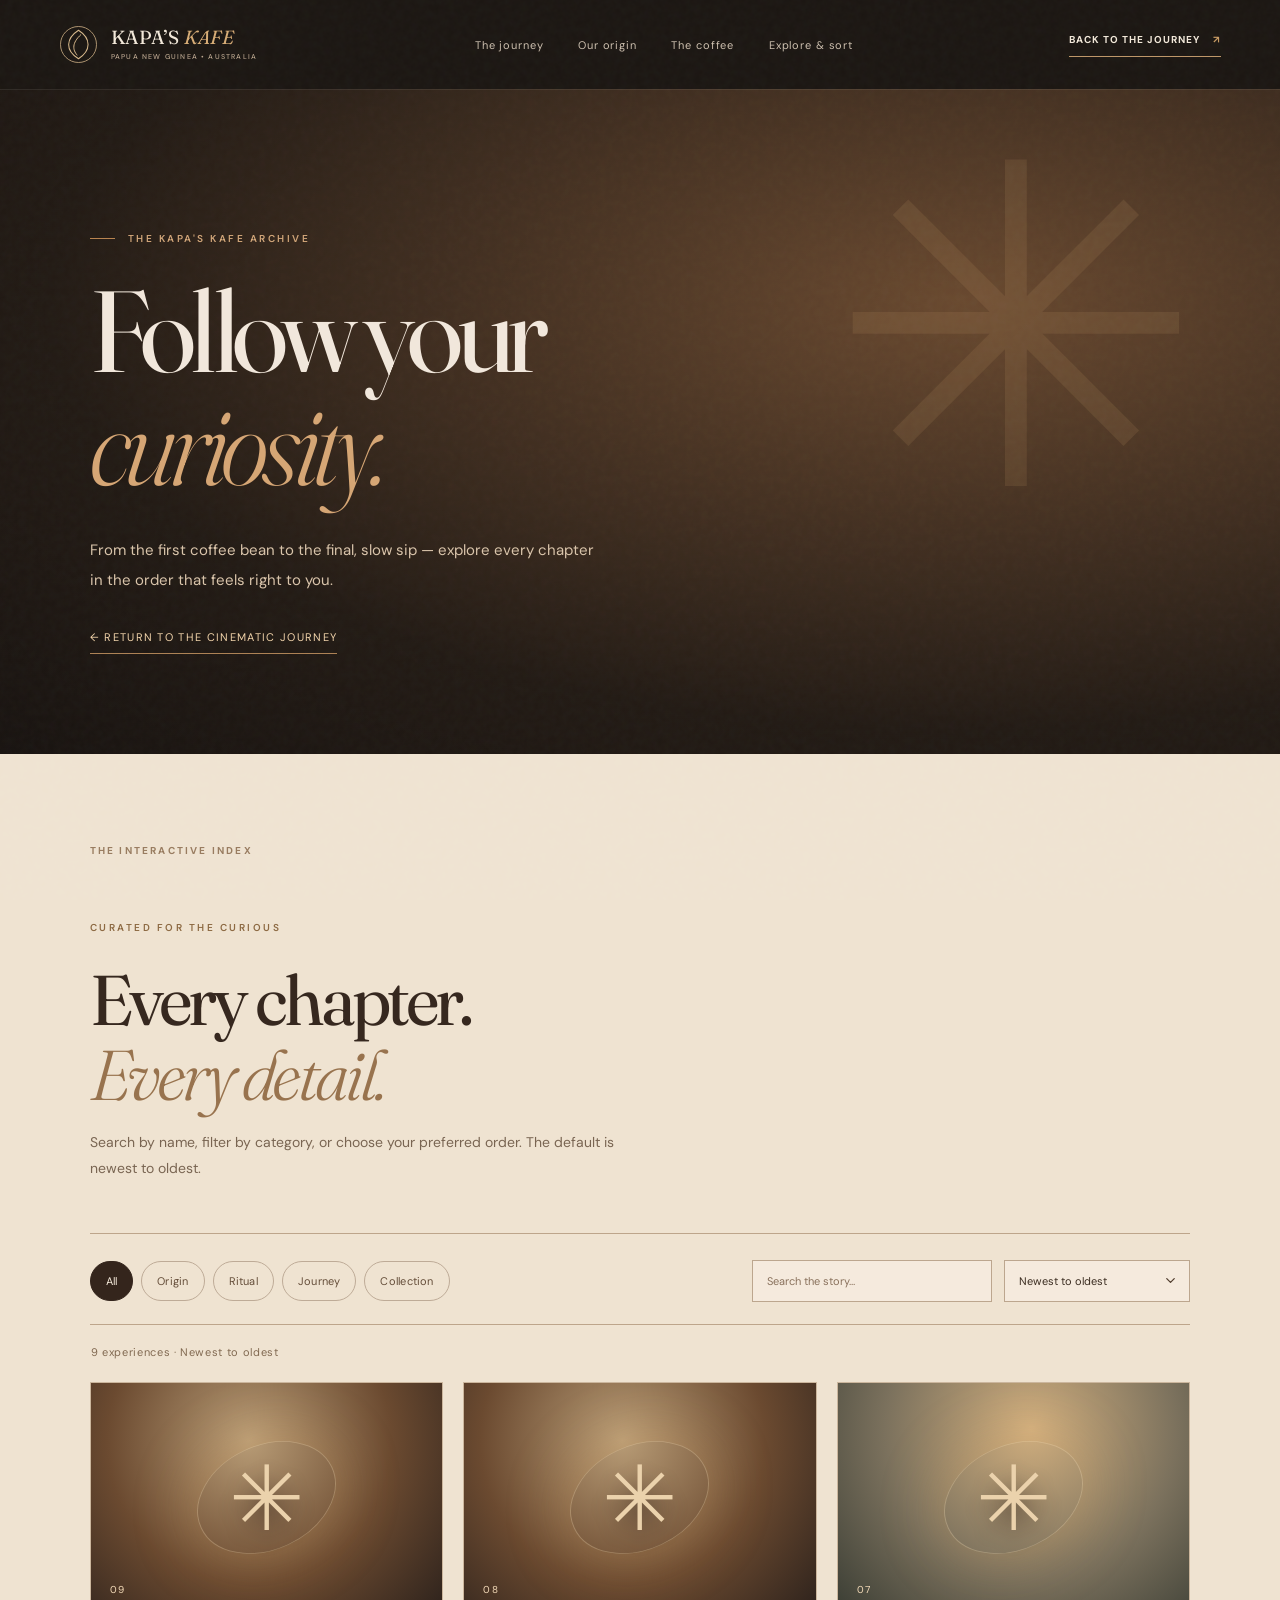
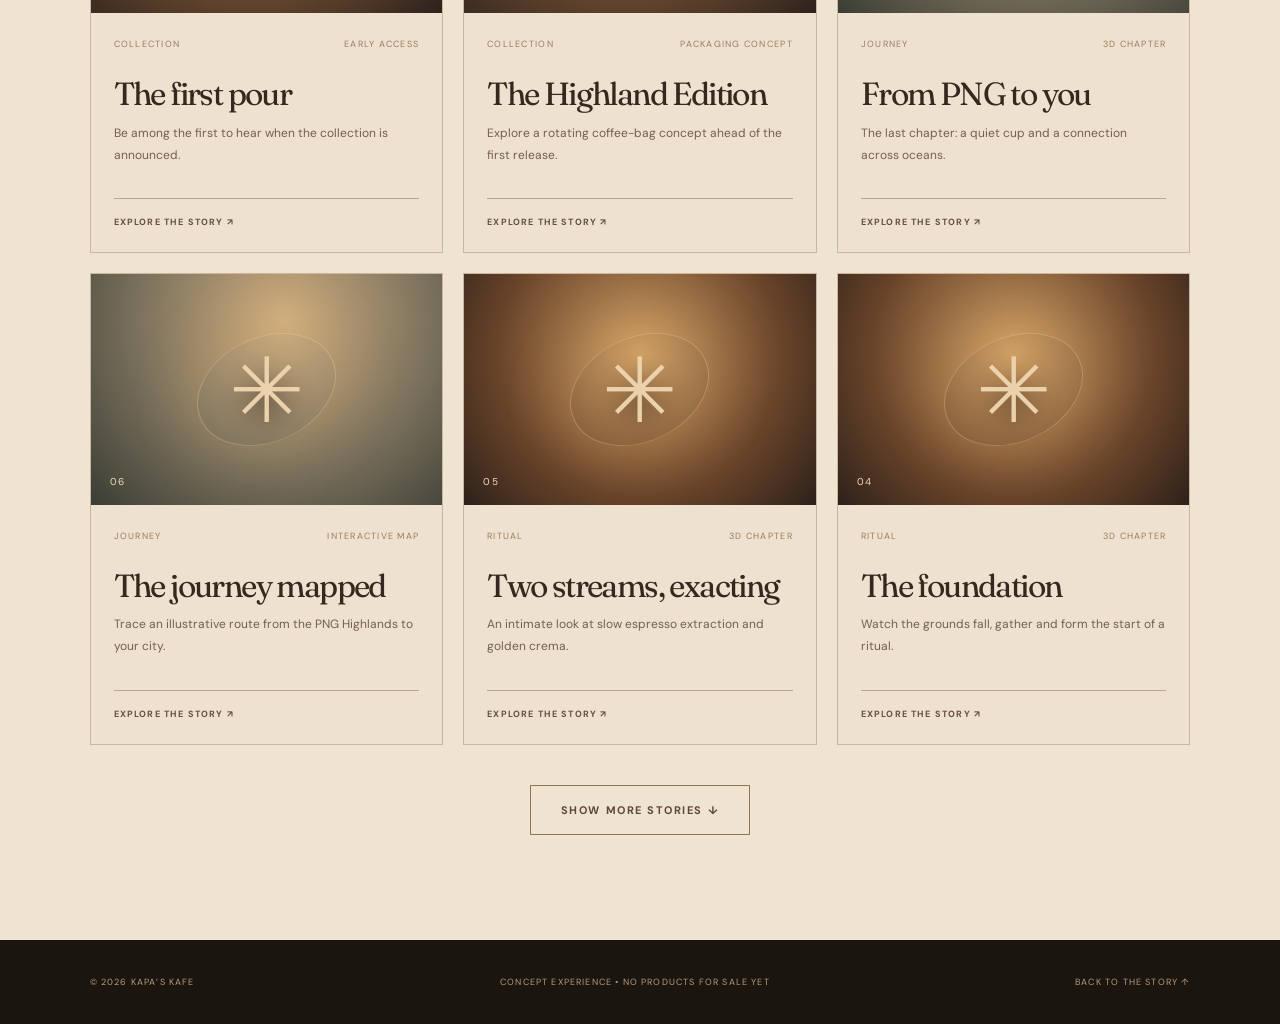
<file: explore.html>
<!doctype html>
<html lang="en-AU">
<head>
  <meta charset="utf-8">
  <meta name="viewport" content="width=device-width, initial-scale=1, viewport-fit=cover">
  <meta name="theme-color" content="#191511">
  <meta name="description" content="Explore Kapa's Kafe coffee storytelling, origin, brewing ritual and collection concepts. Filter and sort the newest experiences first.">
  <meta property="og:title" content="Explore the Story — Kapa's Kafe">
  <meta property="og:description" content="Discover and filter Kapa's Kafe origin, ritual, journey and collection experiences.">
  <meta property="og:type" content="website">
  <title>Explore the Story — Kapa's Kafe</title>
  <link rel="icon" href="./favicon.svg" type="image/svg+xml">
  <link rel="preconnect" href="https://fonts.googleapis.com">
  <link rel="preconnect" href="https://fonts.gstatic.com" crossorigin>
  <link href="https://fonts.googleapis.com/css2?family=DM+Sans:wght@300;400;500;600;700&family=Fraunces:opsz,wght,SOFT,WONK@9..144,300,30,1;9..144,400,30,1&display=swap" rel="stylesheet">
  <link rel="stylesheet" href="./styles.css">
  <link rel="stylesheet" href="./catalog.css">
  <script defer src="./catalog.js"></script>
</head>
<body class="explore-page">
  <a class="skip-link" href="#browse">Skip to explore</a>
  <div class="grain" aria-hidden="true"></div>
  <header class="site-header is-solid" id="top">
    <a href="./index.html" class="brand" aria-label="Kapa's Kafe homepage">
      <svg class="brand-mark" viewBox="0 0 52 52" aria-hidden="true"><circle cx="26" cy="26" r="24" fill="none" stroke="currentColor" stroke-width="1"/><path d="M26 7c-17 11-18 27 0 38C43 34 43 18 26 7Z" fill="none" stroke="currentColor" stroke-width="1.35"/><path d="M29 13C17 24 18 33 24 40" fill="none" stroke="currentColor" stroke-width="1.3" stroke-linecap="round"/></svg>
      <span>KAPA’S <strong>KAFE</strong><small>PAPUA NEW GUINEA • AUSTRALIA</small></span>
    </a>
    <nav class="desktop-nav" aria-label="Main navigation">
      <a href="./index.html#journey">The journey</a>
      <a href="./index.html#origin">Our origin</a>
      <a href="./index.html#collection">The coffee</a>
      <a href="#browse" aria-current="page">Explore & sort</a>
    </nav>
    <a href="./index.html" class="header-cta">BACK TO THE JOURNEY <span aria-hidden="true">↗</span></a>
  </header>
  <main>
    <section class="explore-hero" aria-labelledby="explore-title">
      <div class="explore-hero-inner">
        <p class="eyebrow"><span class="eyebrow-dash"></span> THE KAPA'S KAFE ARCHIVE</p>
        <h1 id="explore-title">Follow your<br><em>curiosity.</em></h1>
        <p>From the first coffee bean to the final, slow sip — explore every chapter in the order that feels right to you.</p>
        <a class="explore-back-link" href="./index.html#journey">← RETURN TO THE CINEMATIC JOURNEY</a>
      </div>
    </section>
    <section class="browse-section editorial-section" id="browse" aria-labelledby="browse-heading">
      <div class="section-number">THE INTERACTIVE INDEX</div>
      <div class="browse-intro">
        <div class="browse-intro-copy">
          <p class="eyebrow dark-eyebrow">CURATED FOR THE CURIOUS</p>
          <h2 id="browse-heading">Every chapter.<br><em>Every detail.</em></h2>
          <p>Search by name, filter by category, or choose your preferred order. The default is newest to oldest.</p>
        </div>
      </div>
      <div data-kapa-catalog data-explore-page="true" data-page-size="6" aria-label="Filter and sort all Kapa's Kafe experiences">
        <noscript><p>Interactive search and filters require JavaScript. You can still <a href="./index.html">view the story</a>.</p></noscript>
      </div>
    </section>
  </main>
  <footer class="site-footer">
    <span>© 2026 KAPA’S KAFE</span>
    <span>CONCEPT EXPERIENCE • NO PRODUCTS FOR SALE YET</span>
    <a href="./index.html">BACK TO THE STORY ↑</a>
  </footer>
</body>
</html>
</file>
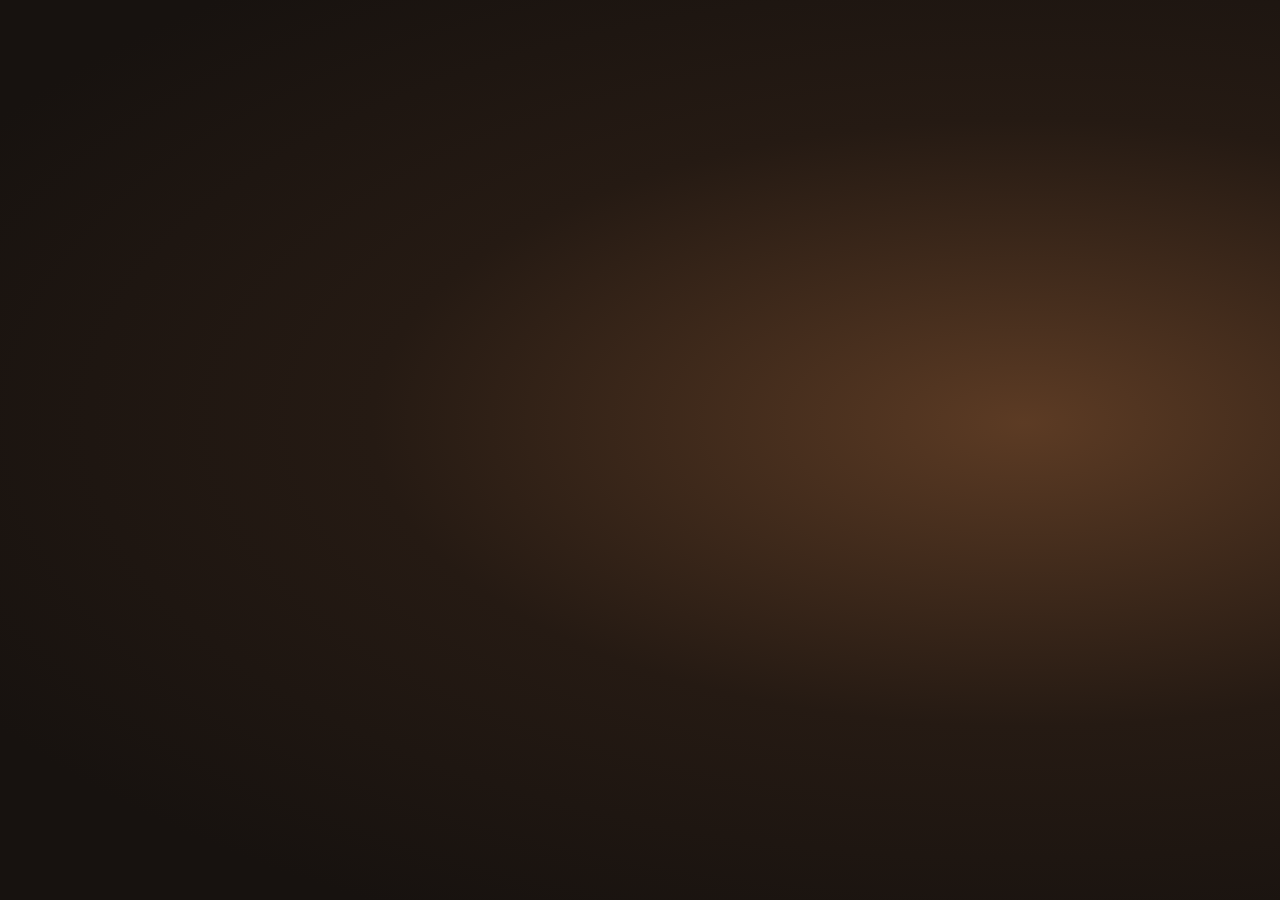
<file: thank-you.html>
<!doctype html><html lang="en-AU"><head><meta charset="utf-8"><meta name="viewport" content="width=device-width, initial-scale=1"><meta name="theme-color" content="#191511"><title>You're on the list — Kapa's Kafe</title><link rel="icon" href="./favicon.svg" type="image/svg+xml"><link rel="stylesheet" href="./styles.css"><style>.thanks{min-height:100svh;display:grid;place-items:center;text-align:center;padding:25px;background:radial-gradient(circle at center,#52321f,#191511 75%)}.thanks-inner{max-width:750px}.thanks h1{font-size:clamp(65px,10vw,130px);line-height:1;margin:35px 0}.thanks h1 em{color:#d4a36c}.thanks p{color:#d7baa0;line-height:1.8;font-size:15px}.thanks a{display:inline-block;padding:18px 22px;margin-top:30px;border:1px solid #bd9567;font-size:11px;letter-spacing:.12em}</style></head><body><main class="thanks"><div class="thanks-inner"><span class="eyebrow" style="justify-content:center">KAPA'S KAFE • FIRST POUR</span><h1>You're part<br><em>of the story.</em></h1><p>Thank you for your interest. We'll be in touch when Kapa's Kafe is ready to share its first collection.</p><a href="./index.html">BACK TO THE JOURNEY ↗</a></div></main></body></html>
</file>
<file: styles.css>
:root {
  --ink: #191511; --espresso: #281d16; --roast: #4a3324; --amber: #c69a62;
  --cream: #f2e8d9; --sand: #e8d8c3; --taupe: #bca88f; --forest: #667259;
  --sans: "DM Sans", system-ui, sans-serif; --serif: "Fraunces", Georgia, serif;
}
*,*::before,*::after {box-sizing:border-box}
html {scroll-behavior:smooth}
body {margin:0; background:var(--ink); color:var(--cream); font-family:var(--sans); font-weight:400; -webkit-font-smoothing:antialiased; overflow-x:hidden}
::selection {background:#c69a62;color:#21170e}
a {color:inherit;text-decoration:none}
button,input {font:inherit}
button {cursor:pointer}
button:focus-visible,a:focus-visible,input:focus-visible,.bag-wrap:focus-visible {outline:2px solid var(--amber);outline-offset:5px}
.skip-link {position:fixed;top:-60px;left:10px;z-index:100;background:#fff;color:#111;padding:12px}
.skip-link:focus {top:10px}
.visually-hidden {position:absolute;width:1px;height:1px;overflow:hidden;clip:rect(0,0,0,0);white-space:nowrap}
.honeypot {position:absolute;left:-9999px;opacity:0}
.grain {pointer-events:none;position:fixed;inset:0;z-index:65;opacity:.095;mix-blend-mode:screen;background-image:url("data:image/svg+xml,%3Csvg viewBox='0 0 180 180' xmlns='http://www.w3.org/2000/svg'%3E%3Cfilter id='n'%3E%3CfeTurbulence type='fractalNoise' baseFrequency='.69' numOctaves='3' stitchTiles='stitch'/%3E%3C/filter%3E%3Crect width='100%25' height='100%25' filter='url(%23n)' opacity='.35'/%3E%3C/svg%3E")}
.cursor-glow {width:260px;height:260px;background:radial-gradient(circle,rgba(210,153,88,.11),transparent 68%);position:fixed;top:0;left:0;transform:translate(-50%,-50%);pointer-events:none;z-index:55;opacity:0;transition:opacity .5s ease}
@media (hover:hover) and (pointer:fine){.cursor-glow{opacity:1}}
.load-curtain {position:fixed;inset:0;background:#1b1510;display:flex;align-items:center;justify-content:center;z-index:100;transition:opacity .8s ease,visibility .8s ease}
.load-curtain>span{font-family:var(--serif);letter-spacing:.25em;font-size:clamp(13px,2vw,18px);display:flex;align-items:center;gap:20px}
.load-line{display:inline-block;width:42px;height:1px;background:var(--amber);transform-origin:left;animation:loadGlow 1.2s ease-in-out infinite alternate}
body.ready .load-curtain{opacity:0;visibility:hidden}
@keyframes loadGlow {from{transform:scaleX(.2);opacity:.3}to{transform:scaleX(1);opacity:1}}
.site-header{position:fixed;inset:0 0 auto;z-index:60;display:flex;align-items:center;justify-content:space-between;padding:25px clamp(22px,4.6vw,88px);gap:30px;transition:background .3s ease,box-shadow .3s ease;color:var(--cream)}
.site-header.is-solid{background:rgba(24,20,16,.91);backdrop-filter:blur(18px);box-shadow:0 1px 0 rgba(255,255,255,.08)}
.brand{display:inline-flex;align-items:center;gap:13px;min-width:200px}
.brand-mark{width:39px;height:39px;flex:none;color:#d8b98b}
.brand span{font-family:var(--serif);letter-spacing:.025em;font-size:19px;line-height:.91}
.brand strong{font-weight:400;font-style:italic;color:#d7ac75}
.brand small{display:block;font-family:var(--sans);letter-spacing:.17em;font-weight:500;font-size:7px;margin-top:8px;white-space:nowrap;color:#baa58e}
.desktop-nav{display:flex;gap:clamp(20px,2.7vw,48px);font-size:11px;letter-spacing:.08em;color:#cdbfae}
.desktop-nav a,.site-footer a{transition:color .25s ease}
.desktop-nav a:hover,.site-footer a:hover{color:var(--amber)}
.header-cta{white-space:nowrap;padding-bottom:10px;border-bottom:1px solid #bd9567;letter-spacing:.1em;font-size:10px;font-weight:700;transition:color .25s ease}
.header-cta span{margin-left:10px;color:var(--amber)}
.header-cta:hover{color:var(--amber)}
.menu-toggle{display:none}
.mobile-menu{position:fixed;top:78px;left:0;right:0;z-index:59;padding:24px 30px 38px;background:#231b15;box-shadow:0 16px 30px #0004}
.mobile-menu:not([hidden]){display:flex;flex-direction:column;gap:23px}
.mobile-menu a{font-family:var(--serif);font-size:27px}
.chapter-tracker{position:fixed;right:clamp(18px,3vw,58px);top:50%;transform:translateY(-50%);z-index:48;display:flex;flex-direction:column;align-items:center;gap:16px;color:#e4c9a9;pointer-events:none;transition:opacity .5s ease}
.tracker-caption{writing-mode:vertical-rl;letter-spacing:.28em;font-size:9px}
.tracker-line{position:relative;width:1px;height:100px;background:#96765c75}
.tracker-line span{position:absolute;top:0;left:0;width:2px;height:0;background:#e6b47f;transition:height .15s ease}
#tracker-number{font-size:9px;letter-spacing:.12em;writing-mode:vertical-rl}
.scene-fixed{position:fixed;z-index:3;pointer-events:none;top:0;right:0;width:64vw;height:100vh;height:100svh;overflow:hidden;transition:opacity .6s ease}
#webgl-stage {width:100%;height:100%}
#webgl-stage canvas{display:block;width:100%;height:100%}
.scene-fallback{position:absolute;inset:0;display:flex;align-items:center;justify-content:center;z-index:-1;opacity:.7}
.fallback-bean{width:clamp(140px,21vw,370px);height:clamp(220px,32vw,520px);border-radius:52% 48% 45% 55% / 54% 44% 56% 46%;transform:rotate(39deg);background:radial-gradient(ellipse at 25% 30%,#ac754b 0%,#72452a 34%,#3b2116 80%);box-shadow:inset -26px -35px 45px #1d0f098c,0 40px 90px #0b060565}
.fallback-bean:after{content:"";position:absolute;top:13%;left:48%;height:74%;width:13%;border-left:8px solid #25130d;border-radius:50%;transform:rotate(-9deg)}
.fallback-orbit{position:absolute;width:55%;height:70%;border:1px solid #ca9a6534;border-radius:50%;transform:rotate(-30deg)}
.scene-caption{position:absolute;right:14%;bottom:11%;font-size:9px;letter-spacing:.3em;color:#caa57b;opacity:.8}
.story{position:relative;z-index:4}
.chapter{min-height:100vh;min-height:100svh;position:relative;display:flex;align-items:center;padding:100px clamp(28px,8.5vw,170px) 90px;isolation:isolate;overflow:hidden;background:radial-gradient(ellipse at 83% 47%,#53341d 0%,#211911 44%,#17120f 82%)}
.chapter:nth-child(2){background:radial-gradient(ellipse at 80% 45%,#4c3226 0%,#251b16 44%,#171411 85%)}
.chapter:nth-child(3){background:radial-gradient(ellipse at 76% 58%,#3e291d 0%,#211912 45%,#17120f 85%)}
.chapter:nth-child(4){background:radial-gradient(ellipse at 80% 52%,#523421 0%,#261a14 44%,#17120f 86%)}
.chapter:nth-child(5){background:radial-gradient(ellipse at 83% 50%,#644229 0%,#281c16 44%,#19140f 82%)}
.chapter::before{content:"";position:absolute;inset:0;pointer-events:none;background:linear-gradient(90deg,rgba(20,15,12,.45) 0%,rgba(20,15,12,.15) 45%,transparent 70%);z-index:0}
.chapter-atmosphere{position:absolute;inset:0;pointer-events:none}
.haze-one{background:radial-gradient(circle at 82% 38%,#b5823f20,transparent 38%)}
.chapter-content{position:relative;z-index:5;width:min(630px,49%);padding-bottom:20px}
.eyebrow{display:flex;gap:13px;align-items:center;font-size:10px;letter-spacing:.25em;font-weight:600;color:#d1a578;line-height:1.7;margin:0 0 27px}
.eyebrow-dash{height:1px;width:25px;background:#b8834e;flex:none}
h1,h2,h3,p{margin-top:0}
h1,h2,h3{font-family:var(--serif);font-weight:400;letter-spacing:-.055em}
.chapter h1,.chapter h2{font-size:clamp(54px,6.65vw,120px);line-height:1.02;margin-bottom:32px}
h1 em,h2 em,h3 em{font-weight:300;color:#d4a36c}
.chapter-description{max-width:430px;font-size:clamp(13px,1.1vw,16px);line-height:2;color:#c8b7a3;font-weight:300}
.text-link{display:inline-flex;gap:34px;align-items:center;font-size:11px;font-weight:700;letter-spacing:.13em;margin-top:32px;border-bottom:1px solid #9b7554;padding-bottom:14px;transition:color .3s,border-color .3s}
.text-link:hover{color:var(--amber);border-color:var(--amber)}
.text-link span{font-size:18px;font-weight:300}
.chapter-bottom{position:absolute;z-index:6;bottom:35px;left:clamp(28px,8.5vw,170px);right:clamp(28px,8.5vw,170px);display:flex;align-items:center;justify-content:space-between;gap:20px;letter-spacing:.16em;font-size:9px;color:#ad9179}
.scroll-cue{animation:scrollBreathe 3s ease-in-out infinite}
@keyframes scrollBreathe{50%{opacity:.35;transform:translateY(3px)}}
.giant-outline-word{position:absolute;z-index:-1;bottom:6%;left:3%;font-family:var(--serif);font-size:19vw;line-height:.8;letter-spacing:-.07em;opacity:.08;color:transparent;-webkit-text-stroke:1px #e8b37f}
.sensory-notes{display:flex;align-items:center;flex-wrap:wrap;gap:14px;margin-top:42px;letter-spacing:.11em;font-size:9px;color:#d9b994}
.sensory-notes i{height:2px;width:2px;border-radius:50%;background:#d9b994}
.ornament-quote{display:block;margin-top:45px;font-family:var(--serif);font-size:17px;font-style:italic;color:#bd9061}
.extraction-metadata{display:flex;gap:46px;margin-top:34px}
.extraction-metadata div{display:flex;flex-direction:column;gap:9px}
.extraction-metadata small{font-size:9px;letter-spacing:.19em;color:#bb9471}
.extraction-metadata span{font-family:var(--serif);font-size:18px;color:#e6d2b7}
.editorial-section{background:var(--cream);color:#32291e;position:relative;z-index:8;padding:105px clamp(28px,7vw,140px)}
.section-number{font-size:10px;letter-spacing:.22em;font-weight:700;color:#977a5e;margin-bottom:62px}
.origin{background:#e8dbc8}
.origin-grid{display:grid;grid-template-columns:1.03fr .97fr;gap:clamp(35px,8vw,155px);align-items:center}
.origin-illustration{height:min(65vw,610px);min-height:470px;position:relative;overflow:hidden;background:linear-gradient(#857f62 0%,#c0a177 44%,#8e7254 68%,#3b493b 100%);box-shadow:20px 24px 50px #322c2024}
.sun{width:240px;height:240px;border-radius:50%;position:absolute;top:12%;left:32%;background:#f5d5a4;filter:blur(2px);box-shadow:0 0 95px 40px #e8c28d7a}
.mountain{position:absolute;bottom:0;width:130%;left:-15%;height:60%;clip-path:polygon(0 76%,12% 62%,25% 67%,40% 27%,55% 52%,68% 10%,83% 55%,100% 30%,100% 100%,0 100%)}
.mountain-back{background:#56644f;opacity:.56;bottom:8%;filter:blur(5px)}
.mountain-mid{background:#465746;bottom:-6%;left:-30%;transform:scale(1.06);opacity:.76}
.mountain-front{background:#2c3931;bottom:-27%;transform:scale(1.32);filter:blur(2px)}
.origin-stamp{position:absolute;top:7%;left:7%;font-family:var(--serif);font-size:13px;line-height:1.6;letter-spacing:.12em;color:#fbecda}
.illustration-caption{position:absolute;bottom:22px;left:25px;right:25px;font-size:9px;letter-spacing:.14em;color:#eee4d3}
.origin-copy{max-width:550px}
.dark-eyebrow{color:#8d6a43}
.origin-copy h2,.route-head h2,.collection-head h2{font-size:clamp(49px,5.3vw,94px);line-height:1.09;margin-bottom:38px}
.origin-copy h2 em,.route-head h2 em,.collection-head h2 em,.collection-details h3 em{color:#956f4c}
.origin-copy p:not(.eyebrow){font-size:15px;line-height:2;color:#675747;max-width:485px}
.origin-note{display:flex;align-items:flex-start;gap:20px;padding-top:25px;margin-top:35px;border-top:1px solid #b69e857a;font-size:12px;line-height:1.9;color:#75634f}
.note-symbol{font-size:25px;color:#946f46}
.route-section{background:#f2e8d9;padding-bottom:125px}
.route-head{display:flex;align-items:end;justify-content:space-between;gap:40px}
.route-head h2{margin-bottom:0}
.route-city-picker{width:min(270px,100%);padding-bottom:14px}
.route-city-picker label{font-size:9px;font-weight:700;letter-spacing:.18em;color:#866b50}
.city-field{display:flex;align-items:center;justify-content:space-between;border-bottom:1px solid #a28a71;margin-top:12px}
.city-field input{border:0;background:transparent;width:100%;color:#382a1b;padding:11px 0;outline:none}
.city-field input::placeholder{color:#8e857b}
.city-field button{border:0;background:none;color:#866341;font-size:26px;padding:0 8px}
.route-map{height:440px;position:relative;overflow:hidden;background:#e5d6c3;margin-top:60px;border:1px solid #cebaa2}
.route-grid{position:absolute;inset:0;background-image:linear-gradient(to right,#9b80651f 1px,transparent 1px),linear-gradient(to bottom,#9b80651f 1px,transparent 1px);background-size:50px 50px;mask-image:linear-gradient(90deg,transparent,black 12%,black 88%,transparent)}
.route-map svg{position:absolute;inset:0;width:100%;height:100%;overflow:visible}
#route-line{stroke-dasharray:900;stroke-dashoffset:900}
.map-origin-marker,.map-dest-marker{position:absolute;display:flex;flex-direction:column;gap:7px;top:58%;left:10%}
.map-dest-marker{left:auto;right:9%;top:63%;text-align:right}
.map-origin-marker span,.map-dest-marker span{font-size:9px;letter-spacing:.18em;color:#9b7756}
.map-origin-marker strong,.map-dest-marker strong{font-family:var(--serif);font-weight:500;font-size:clamp(18px,2vw,30px)}
.map-origin-marker small,.map-dest-marker small{font-size:9px;letter-spacing:.12em;color:#97836e}
.route-steps{position:absolute;bottom:22px;left:4%;right:4%;display:flex;justify-content:space-between;gap:10px;padding-top:15px;border-top:1px solid #baa58e;letter-spacing:.05em;color:#a78669;font-size:10px}
.route-steps b{font-weight:500;color:#4a3a2d;margin-left:8px}
.route-disclaimer{color:#7e6a56;font-size:11px;margin-top:18px;line-height:1.6}
.collection{background:#e9decf}
.collection-head{max-width:720px}
.collection-head h2{margin-bottom:25px}
.collection-head>p:last-child{line-height:1.9;max-width:490px;color:#695849;font-size:15px}
.collection-grid{margin-top:60px;display:grid;grid-template-columns:1.14fr .86fr;align-items:stretch;background:#e2d3bd}
.package-display{min-height:670px;display:flex;align-items:center;justify-content:center;position:relative;overflow:hidden;background:radial-gradient(circle at 47% 42%,#d0b795,#a0876b 57%,#695443 100%)}
.package-light{position:absolute;width:480px;height:480px;top:5%;left:10%;background:radial-gradient(circle,#f3dfb179,transparent 70%);filter:blur(20px)}
.bag-wrap{transform-style:preserve-3d;perspective:850px;position:relative;z-index:2;transition:transform .25s ease-out;outline-offset:14px}
.coffee-bag{height:420px;width:255px;position:relative;transform:rotate(-7deg);filter:drop-shadow(40px 38px 30px #26170f66)}
.bag-face{position:absolute;inset:0;border-radius:13px 13px 17px 16px;display:flex;align-items:center;flex-direction:column;justify-content:flex-start;background:linear-gradient(105deg,#38271e 0%,#654a35 28%,#443025 76%,#271d16 100%);box-shadow:inset 18px 0 19px #1d140f77,inset -13px 0 20px #150d0a7d;border:1px solid #8c765a54;color:#efdfc5;padding:55px 14px 20px;overflow:hidden}
.bag-face:before{content:"";position:absolute;inset:0;background:repeating-linear-gradient(90deg,transparent 0,transparent 4px,#fff2 4.5px,transparent 5px);opacity:.045}
.bag-overline{font-size:9px;letter-spacing:.26em;z-index:1}
.bag-emblem{font-size:33px;color:#c7a679;z-index:1;margin:40px 0 20px}
.bag-title{font-family:var(--serif);font-size:49px;letter-spacing:-.05em;line-height:.88;text-align:center;z-index:1}
.bag-title em{font-weight:300;color:#caa06d}
.bag-rule{width:35px;height:1px;background:#ba976c;margin-top:21px}
.bag-sub{font-size:8px;letter-spacing:.18em;margin-top:17px}
.bag-weight{position:absolute;bottom:20px;font-size:7px;letter-spacing:.09em;color:#c7a68b}
.bag-top{position:absolute;left:5px;right:5px;top:-25px;height:40px;transform:skewX(-4deg);background:linear-gradient(#503b2a,#281d17);clip-path:polygon(5% 100%,0 22%,18% 0,83% 0,100% 25%,96% 100%);box-shadow:0 2px 8px #0003}
.bag-side{position:absolute;right:-12px;top:2px;width:22px;height:410px;background:linear-gradient(90deg,#1c140f,#5b4737);clip-path:polygon(0 0,100% 4%,75% 97%,0 100%);z-index:-1}
.bag-bottom{position:absolute;left:5px;right:5px;bottom:-11px;height:19px;border-radius:50%;background:#261c16;z-index:-1}
.package-ground{position:absolute;bottom:14%;left:15%;width:70%;height:9%;border-radius:50%;background:#2b211f55;filter:blur(30px)}
.package-index,.package-hint{position:absolute;bottom:26px;left:26px;font-size:9px;letter-spacing:.13em;color:#e8d8bd}
.package-hint{left:auto;right:26px}
.collection-details{padding:clamp(35px,5.2vw,100px);display:flex;flex-direction:column;justify-content:center}
.collection-status{display:flex;align-items:center;gap:9px;font-size:9px;letter-spacing:.1em;font-weight:700;color:#8f765d;margin-bottom:35px}
.status-dot{width:7px;height:7px;border-radius:100%;background:#9d7851}
.collection-details h3{font-size:clamp(44px,4vw,75px);line-height:1.04;margin-bottom:28px}
.collection-details>p{font-size:14px;line-height:1.9;color:#796755}
.detail-row{display:flex;gap:15px;justify-content:space-between;border-top:1px solid #b59d8180;padding:17px 0;font-size:11px}
.detail-row span{color:#95806b;letter-spacing:.08em}
.detail-row strong{font-weight:500;text-align:right;color:#4d3e2f}
.solid-button{margin-top:34px;display:flex;align-items:center;justify-content:space-between;gap:35px;padding:21px 23px;background:#3c2a20;color:#fff0dd;font-size:11px;letter-spacing:.14em;font-weight:700;transition:background .2s,transform .2s}
.solid-button:hover{background:#65482f;transform:translateY(-2px)}
.solid-button span{font-size:20px;font-weight:300}
.small-note{font-size:11px!important;margin-top:19px}
.closing{background:radial-gradient(ellipse at 50% 45%,#4b2c1b 0%,#231a14 50%,#15110e 100%);position:relative;min-height:100vh;min-height:100svh;padding:100px 35px 32px;display:flex;align-items:center;justify-content:center;flex-direction:column;text-align:center;overflow:hidden}
.closing-halo{position:absolute;top:-200px;left:50%;width:730px;height:650px;border:1px solid #cda57533;transform:translateX(-50%) rotate(-18deg);border-radius:50%;box-shadow:0 0 140px #cda5751a,inset 0 0 140px #cda5750a}
.closing-halo:after{content:"";position:absolute;inset:55px;border:1px solid #cda5751c;border-radius:50%}
.closing-inner{max-width:830px;position:relative;z-index:1;margin:auto;display:flex;align-items:center;flex-direction:column}
.closing-star{font-size:50px;color:#c7a170;margin-bottom:28px;animation:starRotate 26s linear infinite}
@keyframes starRotate{to{transform:rotate(360deg)}}
.closing-eyebrow{justify-content:center;margin-bottom:25px}
.closing h2{font-size:clamp(92px,12vw,200px);line-height:.84;margin-bottom:33px}
.closing h2 em{color:#deb180}
.closing-inner>p:not(.eyebrow){font-size:15px;line-height:1.8;color:#cab39a;max-width:440px}
#waitlist-form{margin-top:37px;width:min(560px,100%)}
.email-row{display:flex;align-items:stretch;border-bottom:1px solid #b28c66}
.email-row input{flex:1;min-width:0;background:none;border:none;color:#fff5e8;outline:0;padding:17px 5px}
.email-row input::placeholder{color:#b1a08b}
.email-row button{border:0;background:none;color:#e4ba84;letter-spacing:.12em;font-size:10px;font-weight:700;padding:12px 0 12px 18px;text-align:right;white-space:nowrap}
.email-row button:hover{color:#fff}
.form-privacy{text-align:left;color:#958271;font-size:10px;margin:10px 0 0}
.order-now-link{margin-top:50px;font-size:11px;letter-spacing:.17em;font-weight:700;border:1px solid #b98e61;padding:18px 36px;transition:background .2s}
.order-now-link:hover{background:#b98e61;color:#1e160f}
.order-context{margin-top:12px;font-size:10px;color:#a68b70}
.site-footer{z-index:1;position:relative;width:100%;display:flex;justify-content:space-between;align-items:center;gap:20px;font-size:9px;letter-spacing:.13em;color:#a88c71;padding-top:70px}
.no-webgl .scene-fallback{z-index:1}
@media(max-width:1050px){
 .desktop-nav{display:none}
 .chapter-content{width:54%}
 .chapter h1,.chapter h2{font-size:clamp(55px,7vw,90px)}
 .scene-fixed{width:65vw}
 .origin-grid{gap:55px}
 .editorial-section{padding-left:5vw;padding-right:5vw}
}
@media(max-width:700px){
 .site-header{padding:18px 22px}
 .brand{min-width:0}
 .brand-mark{width:34px;height:34px}
 .brand span{font-size:16px}
 .brand small{font-size:6px}
 .header-cta{display:none}
 .menu-toggle{display:flex;width:35px;height:30px;flex-direction:column;justify-content:center;gap:7px;border:0;background:transparent}
 .menu-toggle span{display:block;height:1px;width:30px;background:var(--cream)}
 .chapter-tracker{right:15px;top:38%;gap:10px}
 .tracker-caption{font-size:7px}
 .tracker-line{height:75px}
 #tracker-number{font-size:8px}
 .scene-fixed{width:100vw;height:65svh;top:2svh}
 .scene-caption{right:18%;bottom:12%;font-size:7px}
 .chapter{min-height:100svh;align-items:flex-end;padding:80px 28px 90px;background:radial-gradient(circle at 50% 24%,#614125,#201711 70%)}
 .chapter:nth-child(2),.chapter:nth-child(3),.chapter:nth-child(4),.chapter:nth-child(5){background:radial-gradient(circle at 50% 26%,#513621,#1b1511 70%)}
 .chapter::before{background:linear-gradient(to top,#17120fe8 0%,#17120f7c 46%,transparent 73%)}
 .chapter-content{width:100%;padding-bottom:0}
 .chapter h1,.chapter h2{font-size:clamp(53px,12.3vw,78px);line-height:.98;margin-bottom:16px;max-width:600px}
 .eyebrow{font-size:8px;letter-spacing:.19em;margin-bottom:15px}
 .eyebrow-dash{width:18px}
 .chapter-description{max-width:460px;font-size:12px;line-height:1.8;margin-bottom:0}
 .text-link{margin-top:20px;font-size:9px;padding-bottom:10px}
 .chapter-bottom{left:28px;right:28px;bottom:27px;font-size:8px}
 .chapter-bottom span:last-child{display:none}
 .sensory-notes{font-size:8px;margin-top:20px}
 .ornament-quote{font-size:12px;margin-top:24px}
 .extraction-metadata{margin-top:20px;gap:20px}
 .extraction-metadata span{font-size:14px}
 .giant-outline-word{display:none}
 .editorial-section{padding:70px 25px}
 .section-number{margin-bottom:35px}
 .origin-grid{grid-template-columns:1fr;gap:50px}
 .origin-illustration{height:470px;min-height:0}
 .origin-copy h2,.route-head h2,.collection-head h2{font-size:clamp(45px,10vw,65px);margin-bottom:25px}
 .origin-copy p:not(.eyebrow){font-size:13px}
 .route-head{align-items:stretch;flex-direction:column;gap:32px}
 .route-city-picker{width:100%}
 .route-map{height:390px;margin-top:35px}
 .map-origin-marker{top:56%;left:6%}
 .map-dest-marker{right:6%;top:62%}
 .map-origin-marker strong,.map-dest-marker strong{font-size:16px}
 .map-origin-marker span,.map-dest-marker span{font-size:7px}
 .map-origin-marker small,.map-dest-marker small{font-size:7px}
 .route-steps{bottom:14px;flex-wrap:wrap;gap:8px;font-size:8px}
 .route-steps b{margin-left:4px}
 .collection-grid{grid-template-columns:1fr;margin-top:38px}
 .collection-head>p:last-child{font-size:13px}
 .package-display{min-height:530px}
 .coffee-bag{transform:scale(.82) rotate(-7deg)}
 .collection-details{padding:45px 32px 55px}
 .collection-details h3{font-size:52px}
 .closing{padding:100px 25px 28px}
 .closing h2{font-size:clamp(88px,20vw,140px)}
 .closing-inner>p:not(.eyebrow){font-size:13px}
 .email-row{flex-wrap:wrap}
 .email-row input{min-width:100%;border-bottom:1px solid #a4815c45}
 .email-row button{width:100%;text-align:center;padding:17px 0}
 .site-footer{flex-wrap:wrap;justify-content:center;text-align:center;font-size:8px}
}
@media(max-width:380px){.chapter h1,.chapter h2{font-size:49px}.chapter-description{font-size:11px}.site-header{padding:15px}.eyebrow{font-size:7px}}
@media(prefers-reduced-motion:reduce){
 *,*::before,*::after{scroll-behavior:auto!important;animation-duration:.01ms!important;animation-iteration-count:1!important;transition-duration:.01ms!important}
 .cursor-glow,.load-curtain{display:none!important}
 #route-line{stroke-dashoffset:0}
}


/* Keep chapter surfaces transparent so the persistent WebGL canvas,
   which lives below the story's text, remains visible throughout scrolling. */
body::before {
  content: "";
  position: fixed;
  inset: 0;
  z-index: 0;
  pointer-events: none;
  background: radial-gradient(ellipse at 80% 47%, #5c3b24 0%, #251a13 45%, #17120f 84%);
}
.chapter,
.chapter:nth-child(2),
.chapter:nth-child(3),
.chapter:nth-child(4),
.chapter:nth-child(5) {
  background: transparent;
}
</file>
<file: catalog.css>
/* KAPA'S KAFE — shared, responsive discovery + sorting controls */
.browse-section { background: #efe3d1; color: #36281f; }
.browse-intro { display:flex;justify-content:space-between;align-items:end;gap:36px;margin-bottom:38px; }
.browse-intro-copy { max-width:650px; }
.browse-intro h2 { margin:0 0 18px;font-size:clamp(48px,5.5vw,96px);line-height:1.06; }
.browse-intro h2 em { color:#98734e; }
.browse-intro p:last-child { color:#796552;line-height:1.8;font-size:14px;max-width:550px; }
.browse-lead-link {display:inline-flex;align-items:center;white-space:nowrap;gap:18px;border-bottom:1px solid #9d7754;padding-bottom:11px;font-weight:600;font-size:10px;letter-spacing:.12em;transition:color .2s ease;}
.browse-lead-link:hover{color:#a9783b;}
.catalog-controls{display:flex;justify-content:space-between;align-items:center;flex-wrap:wrap;gap:22px;padding:26px 0 22px;border-top:1px solid #bda58b;border-bottom:1px solid #bda58b}
.catalog-filters{display:flex;gap:8px;align-items:center;flex-wrap:wrap;margin:0;border:0;padding:0}
.catalog-filter{background:transparent;border:1px solid #beab97;color:#644d39;padding:11px 15px;border-radius:100px;font-size:11px;letter-spacing:.02em;transition:color .2s,background .2s,border-color .2s;min-height:40px}
.catalog-filter:hover{background:#e6d5c1}
.catalog-filter.is-active{background:#34251c;border-color:#34251c;color:#f7ecdc}
.catalog-tools{display:flex;align-items:center;gap:12px;margin-left:auto}
.catalog-search,.catalog-sort{appearance:none;-webkit-appearance:none;font:inherit;color:#3b2d21;font-size:11px;border:1px solid #bca68e;border-radius:0;background:#f5eadd;padding:13px 14px;min-height:42px}
.catalog-search{width:min(240px,31vw);}
.catalog-search::placeholder{color:#89715c}
.catalog-sort{width:186px;padding-right:33px;background-image:url("data:image/svg+xml,%3Csvg xmlns='http://www.w3.org/2000/svg' width='15' height='15' viewBox='0 0 24 24'%3E%3Cpath fill='none' stroke='%23513d2e' stroke-linecap='round' stroke-linejoin='round' stroke-width='2' d='m6 9 6 6 6-6'/%3E%3C/svg%3E");background-repeat:no-repeat;background-position:right 11px center}
.catalog-result-row{display:flex;gap:24px;justify-content:space-between;align-items:center;padding:20px 1px 23px}
.catalog-result-count{font-size:11px;letter-spacing:.06em;color:#816951}
.catalog-reset{border:0;background:transparent;font-size:11px;letter-spacing:.06em;color:#755638;border-bottom:1px solid #977657;padding:0 0 5px}
.catalog-reset[hidden],.catalog-empty[hidden],.catalog-load-wrap[hidden]{display:none!important}
.catalog-grid{display:grid;grid-template-columns:repeat(3,minmax(0,1fr));gap:20px;align-items:stretch}
.catalog-card{display:flex;flex-direction:column;border:1px solid #cbb69d;min-width:0;background:#eee1cf;transition:transform .3s ease,box-shadow .3s ease,border-color .3s ease}
.catalog-card:hover{transform:translateY(-5px);box-shadow:0 18px 30px #38261917;border-color:#ad8c68}
.catalog-card-art{height:clamp(155px,18vw,250px);overflow:hidden;display:grid;place-items:center;position:relative;background:radial-gradient(circle at 50% 40%,#a17c52,#4e3829 72%,#2a201b);}
.catalog-card[data-tone="origin"] .catalog-card-art{background:radial-gradient(circle at 48% 32%,#a7a484,#56684f 60%,#2a3834)}
.catalog-card[data-tone="ritual"] .catalog-card-art{background:radial-gradient(circle at 50% 35%,#d0a166,#684329 62%,#2d211a)}
.catalog-card[data-tone="journey"] .catalog-card-art{background:radial-gradient(circle at 55% 20%,#d0ae7e,#7b715d 55%,#3a3d34)}
.catalog-card[data-tone="collection"] .catalog-card-art{background:radial-gradient(circle at 45% 25%,#b89c76,#6b4a30 55%,#2d221c)}
.catalog-art-halo{position:absolute;width:145px;height:145px;border-radius:50%;border:1px solid #ffe5bc48;box-shadow:0 0 80px 0 #f7b76940;transform:rotate(-25deg) scaleY(.72)}
.catalog-card:hover .catalog-art-halo{transform:rotate(10deg) scaleY(.78);transition:transform .7s ease}
.catalog-art-symbol{font-family:var(--serif);font-size:clamp(55px,7vw,90px);font-weight:300;color:#ebd2ac;line-height:1;filter:drop-shadow(0 10px 9px #24171270)}
.catalog-art-number{position:absolute;bottom:17px;left:19px;color:#f4dbb9;font-size:10px;letter-spacing:.14em}
.catalog-card-copy{padding:25px 23px 24px;display:flex;flex-direction:column;flex:1}
.catalog-card-meta{display:flex;justify-content:space-between;gap:14px;align-items:center;font-size:9px;text-transform:uppercase;letter-spacing:.14em;color:#997c5f}
.catalog-card-meta span:last-child{text-align:right}
.catalog-card h3{font-size:clamp(27px,2.5vw,43px);line-height:1.12;margin:26px 0 11px;letter-spacing:-.05em}
.catalog-card p{font-size:12px;line-height:1.8;color:#765f4a;margin-bottom:32px}
.catalog-card-link{border-top:1px solid #bea68d;padding-top:17px;font-weight:700;letter-spacing:.13em;font-size:9px;margin-top:auto;color:#66503b}
.catalog-empty{padding:85px 30px;background:#e5d5c2;text-align:center;margin:0}
.catalog-empty h3{font-family:var(--serif);font-size:40px;font-weight:400}
.catalog-empty p{color:#75604c}
.catalog-load-wrap{text-align:center;padding-top:40px}
.catalog-load-more{padding:17px 30px;background:transparent;border:1px solid #937454;color:#604833;font-weight:700;font-size:11px;letter-spacing:.14em;transition:background .2s ease}
.catalog-load-more:hover{background:#3b2a1f;color:#f3e6d4}
.explore-page{background:#efe3d1}
.explore-page .site-header{background:#1a1511}
.explore-hero{background:radial-gradient(ellipse at 75% 40%,#68482e,#211913 67%,#17120f);color:#f1e7db;padding:clamp(170px,18vw,255px) clamp(28px,7vw,140px) 100px;position:relative;overflow:hidden}
.explore-hero:after{content:"✳";position:absolute;right:6%;top:100px;color:#c39a6823;font-family:var(--serif);font-size:clamp(250px,35vw,600px);line-height:1;pointer-events:none}
.explore-hero-inner{position:relative;z-index:1;max-width:850px}
.explore-hero h1{font-size:clamp(68px,9vw,148px);line-height:.98;margin-bottom:35px}
.explore-hero h1 em{color:#d5a573}
.explore-hero p:last-of-type{color:#d9c4aa;line-height:2;max-width:515px;font-size:15px}
.explore-back-link{display:inline-block;margin-top:20px;padding-bottom:9px;border-bottom:1px solid #ac8153;color:#f1d3a9;font-size:11px;letter-spacing:.12em}
.explore-page .browse-section{padding-top:90px}
.explore-page .site-footer{background:#1b1510;padding:36px clamp(28px,7vw,140px);color:#b89b7c}
@media(max-width:1050px){
  .catalog-grid{grid-template-columns:repeat(2,minmax(0,1fr))}
  .catalog-controls{align-items:stretch}
  .catalog-tools{margin-left:0}
}
@media(max-width:700px){
  .browse-intro{display:block}
  .browse-lead-link{margin-top:14px}
  .catalog-controls{gap:14px;padding:18px 0}
  .catalog-filters{flex-wrap:nowrap;max-width:100%;overflow:auto;padding-bottom:6px;scrollbar-width:thin}
  .catalog-filter{flex:none;padding:10px 13px}
  .catalog-tools{width:100%;display:grid;grid-template-columns:minmax(0,1fr) minmax(0,1fr)}
  .catalog-search,.catalog-sort{width:100%;min-width:0;padding:12px 9px;font-size:10px}
  .catalog-sort{padding-right:24px;background-position:right 5px center}
  .catalog-result-row{padding:15px 1px 20px}
  .catalog-result-count{font-size:10px}
  .catalog-grid{grid-template-columns:1fr;gap:18px}
  .catalog-card-art{height:210px}
  .catalog-card h3{font-size:34px;margin-top:20px}
  .catalog-card-copy{padding:21px}
  .explore-hero{padding:150px 27px 80px}
  .explore-hero h1{font-size:clamp(65px,15vw,100px)}
  .explore-hero p:last-of-type{font-size:13px}
  .explore-page .browse-section{padding-top:65px}
  .explore-page .site-footer{padding:35px 25px}
}
@media(prefers-reduced-motion:reduce){.catalog-card,.catalog-art-halo{transform:none!important;transition:none!important}}
</file>
